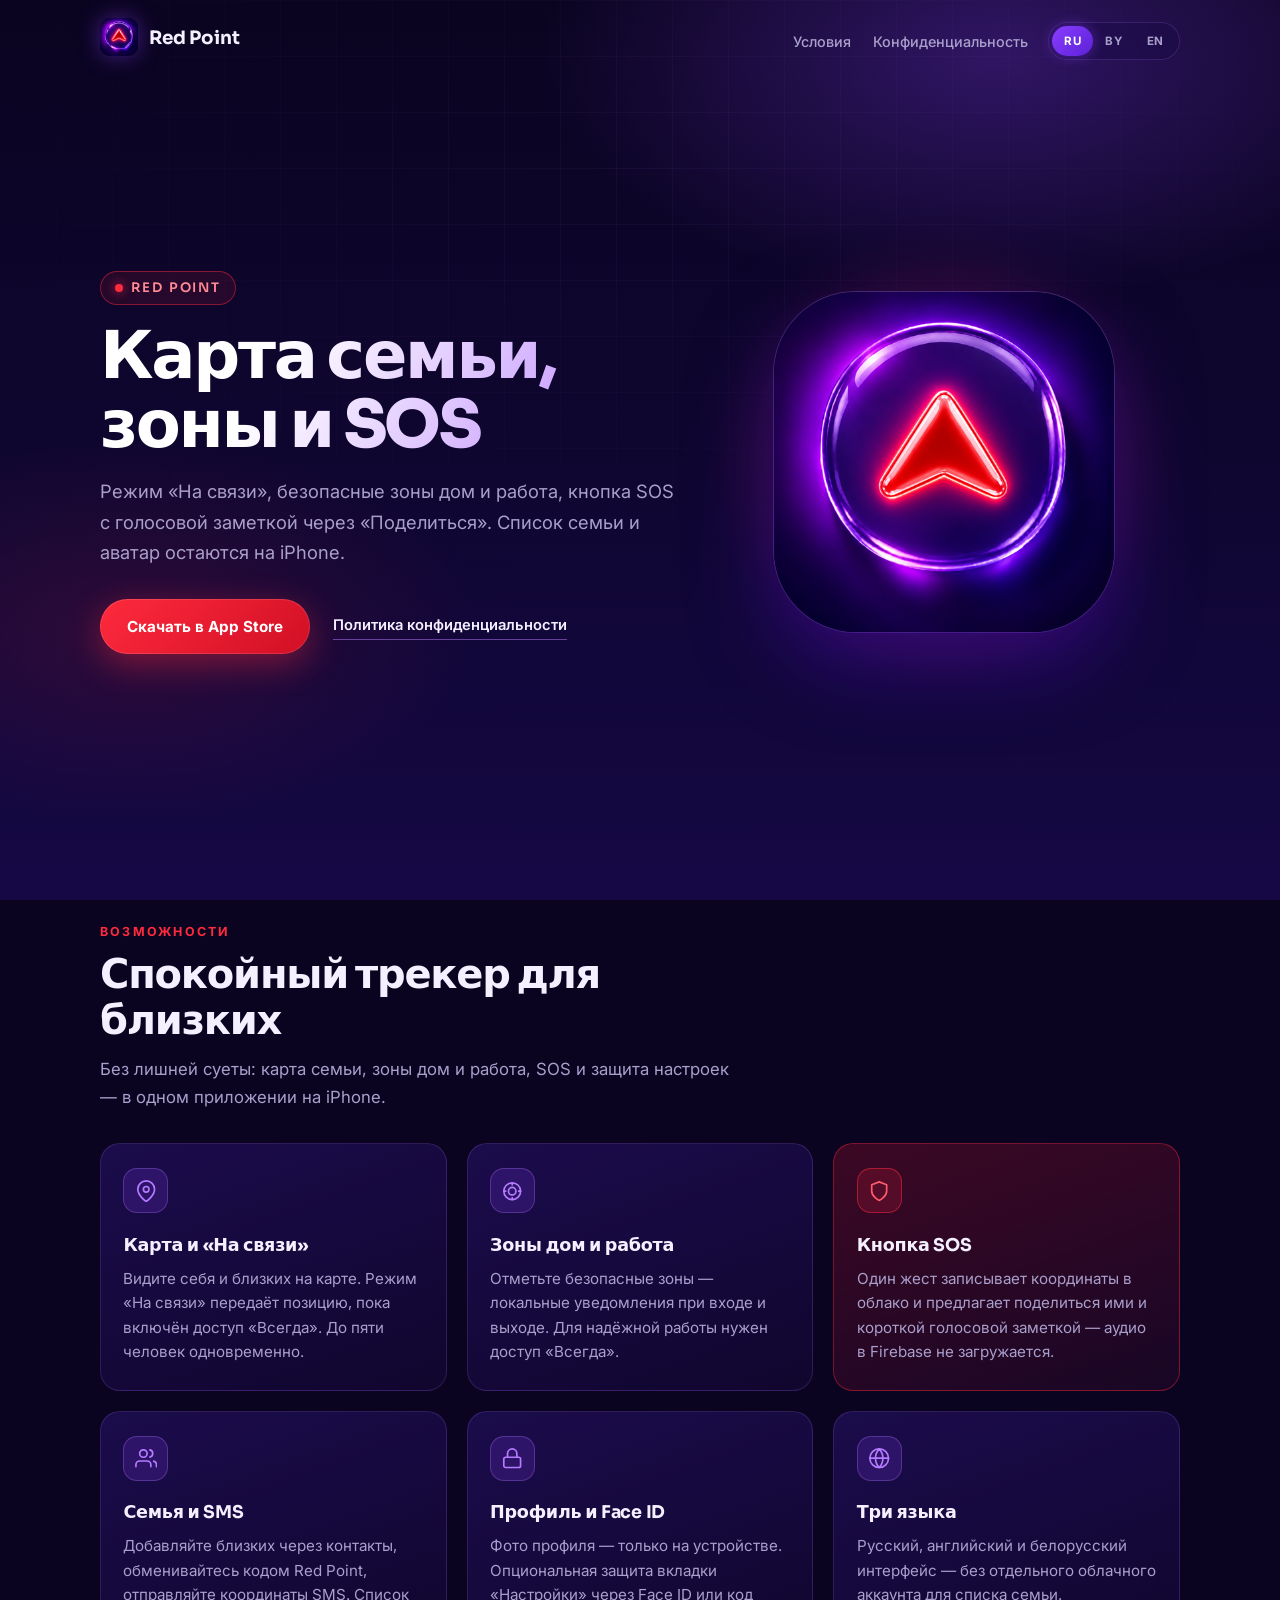
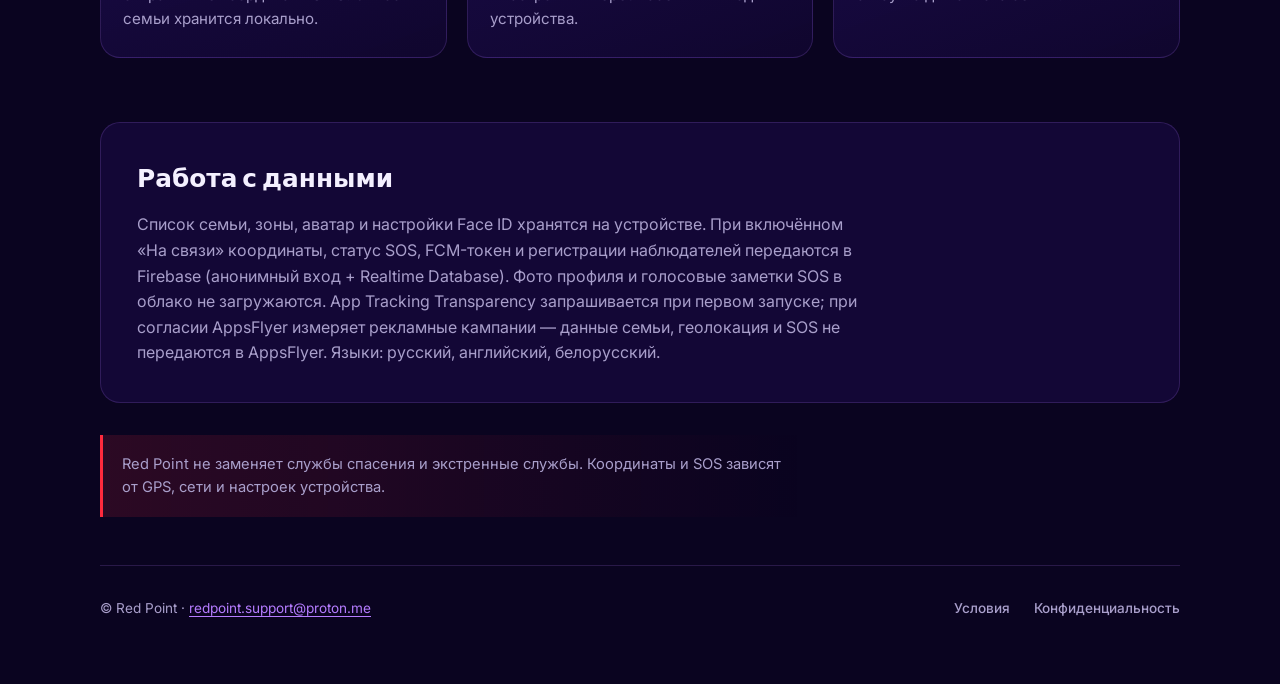
<file: index.html>
<!DOCTYPE html>
<html
  lang="ru"
  data-title-ru="Red Point — карта семьи, зоны и SOS"
  data-title-be="Red Point — мапа сям'і, зоны і SOS"
  data-title-en="Red Point — family map, zones &amp; SOS"
  data-desc-ru="Red Point: Family Tracker — карта близких, режим «На связи», зоны дом/работа, кнопка SOS. Список семьи и аватар на устройстве; координаты при «На связи» — в Firebase."
  data-desc-be="Red Point: Family Tracker — мапа блізкіх, рэжым «На сувязі», зоны дом/праца, кнопка SOS. Спіс сям'і і аватар на прыладзе; каардынаты пры «На сувязі» — у Firebase."
  data-desc-en="Red Point: Family Tracker — live family map, On Air sharing, home/work geofences, SOS. Family list and avatar stay on device; On Air coordinates go to Firebase."
>
  <head>
    <meta charset="utf-8" />
    <meta name="viewport" content="width=device-width, initial-scale=1" />
    <title>Red Point — карта семьи, зоны и SOS</title>
    <meta
      name="description"
      content="Red Point: Family Tracker — карта близких, режим «На связи», зоны дом/работа, кнопка SOS. Список семьи и аватар на устройстве; координаты при «На связи» — в Firebase."
    />
    <meta name="theme-color" content="#0a0420" />
    <link rel="icon" type="image/png" href="assets/favicon.png" />
    <link rel="apple-touch-icon" href="assets/apple-touch-icon.png" />
    <link rel="stylesheet" href="index.css" />
    <script src="lang.js" defer></script>
  </head>
  <body class="page-home">
    <div class="home-bg" aria-hidden="true"></div>

    <div class="home-shell">
      <header class="home-nav">
        <div class="home-logo">
          <a href="index.html">
            <img src="assets/app-icon.png" width="36" height="36" alt="" />
            <span>Red Point</span>
          </a>
        </div>
        <div class="home-nav-end">
          <nav
            class="home-nav-links"
            data-aria-ru="Юридическая информация"
            data-aria-be="Юрыдычная інфармацыя"
            data-aria-en="Legal information"
            aria-label="Юридическая информация"
          >
            <a href="terms.html"
              ><span class="lang-ru">Условия</span><span class="lang-be" hidden>Умовы</span
              ><span class="lang-en" hidden>Terms</span></a
            >
            <a href="privacy.html"
              ><span class="lang-ru">Конфиденциальность</span
              ><span class="lang-be" hidden>Канфідэнцыяльнасць</span
              ><span class="lang-en" hidden>Privacy</span></a
            >
          </nav>
          <div class="lang-switch" role="group" aria-label="Language">
            <button type="button" data-sp-lang-btn="ru" aria-pressed="true">RU</button>
            <button type="button" data-sp-lang-btn="be" aria-pressed="false">BY</button>
            <button type="button" data-sp-lang-btn="en" aria-pressed="false">EN</button>
          </div>
        </div>
      </header>

      <main>
        <!-- RU -->
        <div class="lang-ru">
          <section class="home-hero">
            <div class="home-hero-stage" aria-hidden="true">
              <img src="assets/app-icon.png" alt="" />
            </div>
            <div class="home-hero-copy">
              <p class="home-brand">Red Point</p>
              <h1>Карта семьи, зоны и SOS</h1>
              <p class="home-hero-lead">
                Режим «На связи», безопасные зоны дом и работа, кнопка SOS с голосовой заметкой
                через «Поделиться». Список семьи и аватар остаются на iPhone.
              </p>
              <div class="home-cta">
                <a class="btn-store" href="https://apps.apple.com/" rel="noopener">Скачать в App Store</a>
                <a class="btn-text" href="privacy.html">Политика конфиденциальности</a>
              </div>
            </div>
            <div class="home-hero-visual">
              <div class="home-hero-glow" aria-hidden="true"></div>
              <img
                class="home-app-icon"
                src="assets/app-icon.png"
                width="512"
                height="512"
                alt="Иконка приложения Red Point"
              />
            </div>
          </section>

          <section class="home-section">
            <div class="home-section-head">
              <p class="home-section-kicker">Возможности</p>
              <h2 class="home-section-title">Спокойный трекер для близких</h2>
              <p class="home-section-lead">
                Без лишней суеты: карта семьи, зоны дом и работа, SOS и защита настроек — в одном
                приложении на iPhone.
              </p>
            </div>
            <ul class="home-features">
              <li class="home-feature">
                <div class="home-feature-icon" aria-hidden="true">
                  <svg viewBox="0 0 24 24"
                    ><path d="M21 10c0 7-9 13-9 13S3 17 3 10a9 9 0 1118 0z" /><circle
                      cx="12"
                      cy="10"
                      r="3"
                  /></svg>
                </div>
                <h3>Карта и «На связи»</h3>
                <p>
                  Видите себя и близких на карте. Режим «На связи» передаёт позицию, пока включён
                  доступ «Всегда». До пяти человек одновременно.
                </p>
              </li>
              <li class="home-feature">
                <div class="home-feature-icon" aria-hidden="true">
                  <svg viewBox="0 0 24 24"
                    ><circle cx="12" cy="12" r="9" /><circle cx="12" cy="12" r="4" /><path
                      d="M12 3v2M12 19v2M3 12h2M19 12h2"
                  /></svg>
                </div>
                <h3>Зоны дом и работа</h3>
                <p>
                  Отметьте безопасные зоны — локальные уведомления при входе и выходе. Для надёжной
                  работы нужен доступ «Всегда».
                </p>
              </li>
              <li class="home-feature home-feature-sos">
                <div class="home-feature-icon" aria-hidden="true">
                  <svg viewBox="0 0 24 24"
                    ><path
                      d="M12 22s8-4 8-10V5l-8-3-8 3v7c0 6 8 10 8 10z"
                  /></svg>
                </div>
                <h3>Кнопка SOS</h3>
                <p>
                  Один жест записывает координаты в облако и предлагает поделиться ими и короткой
                  голосовой заметкой — аудио в Firebase не загружается.
                </p>
              </li>
              <li class="home-feature">
                <div class="home-feature-icon" aria-hidden="true">
                  <svg viewBox="0 0 24 24"
                    ><path
                      d="M17 21v-2a4 4 0 00-4-4H5a4 4 0 00-4 4v2"
                    /><circle cx="9" cy="7" r="4" /><path
                      d="M23 21v-2a4 4 0 00-3-3.87M16 3.13a4 4 0 010 7.75"
                  /></svg>
                </div>
                <h3>Семья и SMS</h3>
                <p>
                  Добавляйте близких через контакты, обменивайтесь кодом Red Point, отправляйте
                  координаты SMS. Список семьи хранится локально.
                </p>
              </li>
              <li class="home-feature">
                <div class="home-feature-icon" aria-hidden="true">
                  <svg viewBox="0 0 24 24"
                    ><rect x="3" y="11" width="18" height="11" rx="2" /><path
                      d="M7 11V7a5 5 0 0110 0v4"
                  /></svg>
                </div>
                <h3>Профиль и Face&nbsp;ID</h3>
                <p>
                  Фото профиля — только на устройстве. Опциональная защита вкладки «Настройки»
                  через Face&nbsp;ID или код устройства.
                </p>
              </li>
              <li class="home-feature">
                <div class="home-feature-icon" aria-hidden="true">
                  <svg viewBox="0 0 24 24"
                    ><circle cx="12" cy="12" r="10" /><path
                      d="M2 12h20M12 2a15.3 15.3 0 014 10 15.3 15.3 0 01-4 10 15.3 15.3 0 01-4-10 15.3 15.3 0 014-10z"
                  /></svg>
                </div>
                <h3>Три языка</h3>
                <p>
                  Русский, английский и белорусский интерфейс — без отдельного облачного аккаунта
                  для списка семьи.
                </p>
              </li>
            </ul>
          </section>

          <section class="home-data">
            <h2>Работа с данными</h2>
            <p>
              Список семьи, зоны, аватар и настройки Face&nbsp;ID хранятся на устройстве. При
              включённом «На связи» координаты, статус SOS, FCM-токен и регистрации наблюдателей
              передаются в Firebase (анонимный вход + Realtime Database). Фото профиля и голосовые
              заметки SOS в облако не загружаются. App Tracking Transparency запрашивается при
              первом запуске; при согласии AppsFlyer измеряет рекламные кампании — данные семьи,
              геолокация и SOS не передаются в AppsFlyer. Языки: русский, английский,
              белорусский.
            </p>
          </section>

          <p class="home-disclaimer">
            Red Point не заменяет службы спасения и экстренные службы. Координаты и SOS зависят от
            GPS, сети и настроек устройства.
          </p>
        </div>

        <!-- BE -->
        <div class="lang-be" hidden>
          <section class="home-hero">
            <div class="home-hero-stage" aria-hidden="true">
              <img src="assets/app-icon.png" alt="" />
            </div>
            <div class="home-hero-copy">
              <p class="home-brand">Red Point</p>
              <h1>Мапа сям'і, зоны і SOS</h1>
              <p class="home-hero-lead">
                Рэжым «На сувязі», бяспечныя зоны дом і праца, кнопка SOS з галасавой нататкай
                праз «Падзяліцца». Спіс сям'і і аватар застаюцца на iPhone.
              </p>
              <div class="home-cta">
                <a class="btn-store" href="https://apps.apple.com/" rel="noopener">Спампаваць у App Store</a>
                <a class="btn-text" href="privacy.html">Палітыка канфідэнцыйнасці</a>
              </div>
            </div>
            <div class="home-hero-visual">
              <div class="home-hero-glow" aria-hidden="true"></div>
              <img
                class="home-app-icon"
                src="assets/app-icon.png"
                width="512"
                height="512"
                alt="Значок праграмы Red Point"
              />
            </div>
          </section>

          <section class="home-section">
            <div class="home-section-head">
              <p class="home-section-kicker">Магчымасці</p>
              <h2 class="home-section-title">Спакойны трэкер для блізкіх</h2>
              <p class="home-section-lead">
                Без лішняй мітусні: мапа сям'і, зоны дом і праца, SOS і абарона наладаў — у адной
                праграме на iPhone.
              </p>
            </div>
            <ul class="home-features">
              <li class="home-feature">
                <div class="home-feature-icon" aria-hidden="true">
                  <svg viewBox="0 0 24 24"
                    ><path d="M21 10c0 7-9 13-9 13S3 17 3 10a9 9 0 1118 0z" /><circle
                      cx="12"
                      cy="10"
                      r="3"
                  /></svg>
                </div>
                <h3>Мапа і «На сувязі»</h3>
                <p>
                  Бачыце сябе і блізкіх на мапе. Рэжым «На сувязі» перадае пазіцыю пры доступе
                  «Заўсёды». Да пяці чалавек адначасова.
                </p>
              </li>
              <li class="home-feature">
                <div class="home-feature-icon" aria-hidden="true">
                  <svg viewBox="0 0 24 24"
                    ><circle cx="12" cy="12" r="9" /><circle cx="12" cy="12" r="4" /><path
                      d="M12 3v2M12 19v2M3 12h2M19 12h2"
                  /></svg>
                </div>
                <h3>Зоны дом і праца</h3>
                <p>
                  Адзначце бяспечныя зоны — лакальныя апавяшчэнні пры ўваходзе і выхадзе. Для
                  надзейнай працы патрэбны доступ «Заўсёды».
                </p>
              </li>
              <li class="home-feature home-feature-sos">
                <div class="home-feature-icon" aria-hidden="true">
                  <svg viewBox="0 0 24 24"
                    ><path
                      d="M12 22s8-4 8-10V5l-8-3-8 3v7c0 6 8 10 8 10z"
                  /></svg>
                </div>
                <h3>Кнопка SOS</h3>
                <p>
                  Адзін жэст запісвае каардынаты ў воблака і прапануе падзяліцца імі і кароткай
                  галасавой нататкай — аўдыё ў Firebase не загружаецца.
                </p>
              </li>
              <li class="home-feature">
                <div class="home-feature-icon" aria-hidden="true">
                  <svg viewBox="0 0 24 24"
                    ><path
                      d="M17 21v-2a4 4 0 00-4-4H5a4 4 0 00-4 4v2"
                    /><circle cx="9" cy="7" r="4" /><path
                      d="M23 21v-2a4 4 0 00-3-3.87M16 3.13a4 4 0 010 7.75"
                  /></svg>
                </div>
                <h3>Сям'я і SMS</h3>
                <p>
                  Дадавайце блізкіх праз кантакты, абменьвайцеся кодам Red Point, дасылайце
                  каардынаты SMS. Спіс сям'і захоўваецца лакальна.
                </p>
              </li>
              <li class="home-feature">
                <div class="home-feature-icon" aria-hidden="true">
                  <svg viewBox="0 0 24 24"
                    ><rect x="3" y="11" width="18" height="11" rx="2" /><path
                      d="M7 11V7a5 5 0 0110 0v4"
                  /></svg>
                </div>
                <h3>Профіль і Face&nbsp;ID</h3>
                <p>
                  Фота профілю — толькі на прыладзе. Апцыянальная абарона «Налад» праз
                  Face&nbsp;ID або код прылады.
                </p>
              </li>
              <li class="home-feature">
                <div class="home-feature-icon" aria-hidden="true">
                  <svg viewBox="0 0 24 24"
                    ><circle cx="12" cy="12" r="10" /><path
                      d="M2 12h20M12 2a15.3 15.3 0 014 10 15.3 15.3 0 01-4 10 15.3 15.3 0 01-4-10 15.3 15.3 0 014-10z"
                  /></svg>
                </div>
                <h3>Тры мовы</h3>
                <p>
                  Беларуская, руская і англійская — без асобнага воблачнага акаўнта для спісу
                  сям'і.
                </p>
              </li>
            </ul>
          </section>

          <section class="home-data">
            <h2>Праца з данымі</h2>
            <p>
              Спіс сям'і, зоны, аватар і налады Face&nbsp;ID захоўваюцца на прыладзе. Пры ўключаным
              «На сувязі» каардынаты, статус SOS і FCM-токены перадаюцца ў Firebase. Фота і
              галасавыя нататкі SOS у воблака не загружаюцца. ATT запытваецца пры першым запуску;
              пры згодзе AppsFlyer вымярвае рэкламныя кампаніі — даныя сям'і, геалакацыя і SOS не
              перадаюцца. Мовы: беларуская, руская, англійская.
            </p>
          </section>

          <p class="home-disclaimer">
            Red Point не замяняе службы ратавання. Каардынаты і SOS залежаць ад GPS, сеткі і
            наладаў прылады.
          </p>
        </div>

        <!-- EN -->
        <div class="lang-en" hidden>
          <section class="home-hero">
            <div class="home-hero-stage" aria-hidden="true">
              <img src="assets/app-icon.png" alt="" />
            </div>
            <div class="home-hero-copy">
              <p class="home-brand">Red Point</p>
              <h1>Family map, zones &amp; SOS</h1>
              <p class="home-hero-lead">
                On Air sharing, home and work geofences, an SOS button with a short voice note via
                Share. Your family list and avatar stay on the iPhone.
              </p>
              <div class="home-cta">
                <a class="btn-store" href="https://apps.apple.com/" rel="noopener">Get it on the App Store</a>
                <a class="btn-text" href="privacy.html">Privacy Policy</a>
              </div>
            </div>
            <div class="home-hero-visual">
              <div class="home-hero-glow" aria-hidden="true"></div>
              <img
                class="home-app-icon"
                src="assets/app-icon.png"
                width="512"
                height="512"
                alt="Red Point app icon"
              />
            </div>
          </section>

          <section class="home-section">
            <div class="home-section-head">
              <p class="home-section-kicker">Capabilities</p>
              <h2 class="home-section-title">A calm tracker for people you care about</h2>
              <p class="home-section-lead">
                No clutter: family map, home and work zones, SOS, and a Settings lock — in one app
                on iPhone.
              </p>
            </div>
            <ul class="home-features">
              <li class="home-feature">
                <div class="home-feature-icon" aria-hidden="true">
                  <svg viewBox="0 0 24 24"
                    ><path d="M21 10c0 7-9 13-9 13S3 17 3 10a9 9 0 1118 0z" /><circle
                      cx="12"
                      cy="10"
                      r="3"
                  /></svg>
                </div>
                <h3>Map &amp; On Air</h3>
                <p>
                  See yourself and family on the map. On Air shares your position while Always
                  location is granted. Up to five people at once.
                </p>
              </li>
              <li class="home-feature">
                <div class="home-feature-icon" aria-hidden="true">
                  <svg viewBox="0 0 24 24"
                    ><circle cx="12" cy="12" r="9" /><circle cx="12" cy="12" r="4" /><path
                      d="M12 3v2M12 19v2M3 12h2M19 12h2"
                  /></svg>
                </div>
                <h3>Home &amp; work zones</h3>
                <p>
                  Mark safe zones for local enter/exit alerts. Always location access is required
                  for reliable monitoring.
                </p>
              </li>
              <li class="home-feature home-feature-sos">
                <div class="home-feature-icon" aria-hidden="true">
                  <svg viewBox="0 0 24 24"
                    ><path
                      d="M12 22s8-4 8-10V5l-8-3-8 3v7c0 6 8 10 8 10z"
                  /></svg>
                </div>
                <h3>SOS button</h3>
                <p>
                  One gesture writes coordinates to the cloud and offers Share with a short voice
                  note — audio is never uploaded to Firebase.
                </p>
              </li>
              <li class="home-feature">
                <div class="home-feature-icon" aria-hidden="true">
                  <svg viewBox="0 0 24 24"
                    ><path
                      d="M17 21v-2a4 4 0 00-4-4H5a4 4 0 00-4 4v2"
                    /><circle cx="9" cy="7" r="4" /><path
                      d="M23 21v-2a4 4 0 00-3-3.87M16 3.13a4 4 0 010 7.75"
                  /></svg>
                </div>
                <h3>Family &amp; SMS</h3>
                <p>
                  Add people via Contacts, exchange Red Point codes, send coordinates by SMS. The
                  family list stays local.
                </p>
              </li>
              <li class="home-feature">
                <div class="home-feature-icon" aria-hidden="true">
                  <svg viewBox="0 0 24 24"
                    ><rect x="3" y="11" width="18" height="11" rx="2" /><path
                      d="M7 11V7a5 5 0 0110 0v4"
                  /></svg>
                </div>
                <h3>Profile &amp; Face&nbsp;ID</h3>
                <p>
                  Profile photos stay on device. Optionally lock Settings with Face&nbsp;ID or the
                  device passcode.
                </p>
              </li>
              <li class="home-feature">
                <div class="home-feature-icon" aria-hidden="true">
                  <svg viewBox="0 0 24 24"
                    ><circle cx="12" cy="12" r="10" /><path
                      d="M2 12h20M12 2a15.3 15.3 0 014 10 15.3 15.3 0 01-4 10 15.3 15.3 0 01-4-10 15.3 15.3 0 014-10z"
                  /></svg>
                </div>
                <h3>Three languages</h3>
                <p>
                  Russian, English, and Belarusian UI — no separate cloud account for your family
                  list.
                </p>
              </li>
            </ul>
          </section>

          <section class="home-data">
            <h2>Data practice</h2>
            <p>
              Family list, zones, avatar, and Face&nbsp;ID settings stay on device. With On Air on,
              coordinates, SOS status, FCM tokens, and watcher registrations go to Firebase
              (Anonymous Auth + Realtime Database). Profile photos and SOS voice notes are not
              uploaded. App Tracking Transparency is requested on the first launch; if you consent,
              AppsFlyer measures install campaigns — family list, location, and SOS data are not
              sent to AppsFlyer. Languages: English, Russian, Belarusian.
            </p>
          </section>

          <p class="home-disclaimer">
            Red Point does not replace emergency services. Coordinates and SOS depend on GPS,
            network, and device settings.
          </p>
        </div>
      </main>

      <footer class="home-footer">
        <p class="lang-ru">
          © Red Point · <a href="mailto:redpoint.support@proton.me">redpoint.support@proton.me</a>
        </p>
        <p class="lang-be" hidden>
          © Red Point · <a href="mailto:redpoint.support@proton.me">redpoint.support@proton.me</a>
        </p>
        <p class="lang-en" hidden>
          © Red Point · <a href="mailto:redpoint.support@proton.me">redpoint.support@proton.me</a>
        </p>
        <nav
          data-aria-ru="Нижняя навигация"
          data-aria-be="Ніжняя навігацыя"
          data-aria-en="Footer navigation"
          aria-label="Нижняя навигация"
        >
          <a href="terms.html"
            ><span class="lang-ru">Условия</span><span class="lang-be" hidden>Умовы</span
            ><span class="lang-en" hidden>Terms</span></a
          >
          <a href="privacy.html"
            ><span class="lang-ru">Конфиденциальность</span
            ><span class="lang-be" hidden>Канфідэнцыяльнасць</span
            ><span class="lang-en" hidden>Privacy</span></a
          >
        </nav>
      </footer>
    </div>
  </body>
</html>
</file>
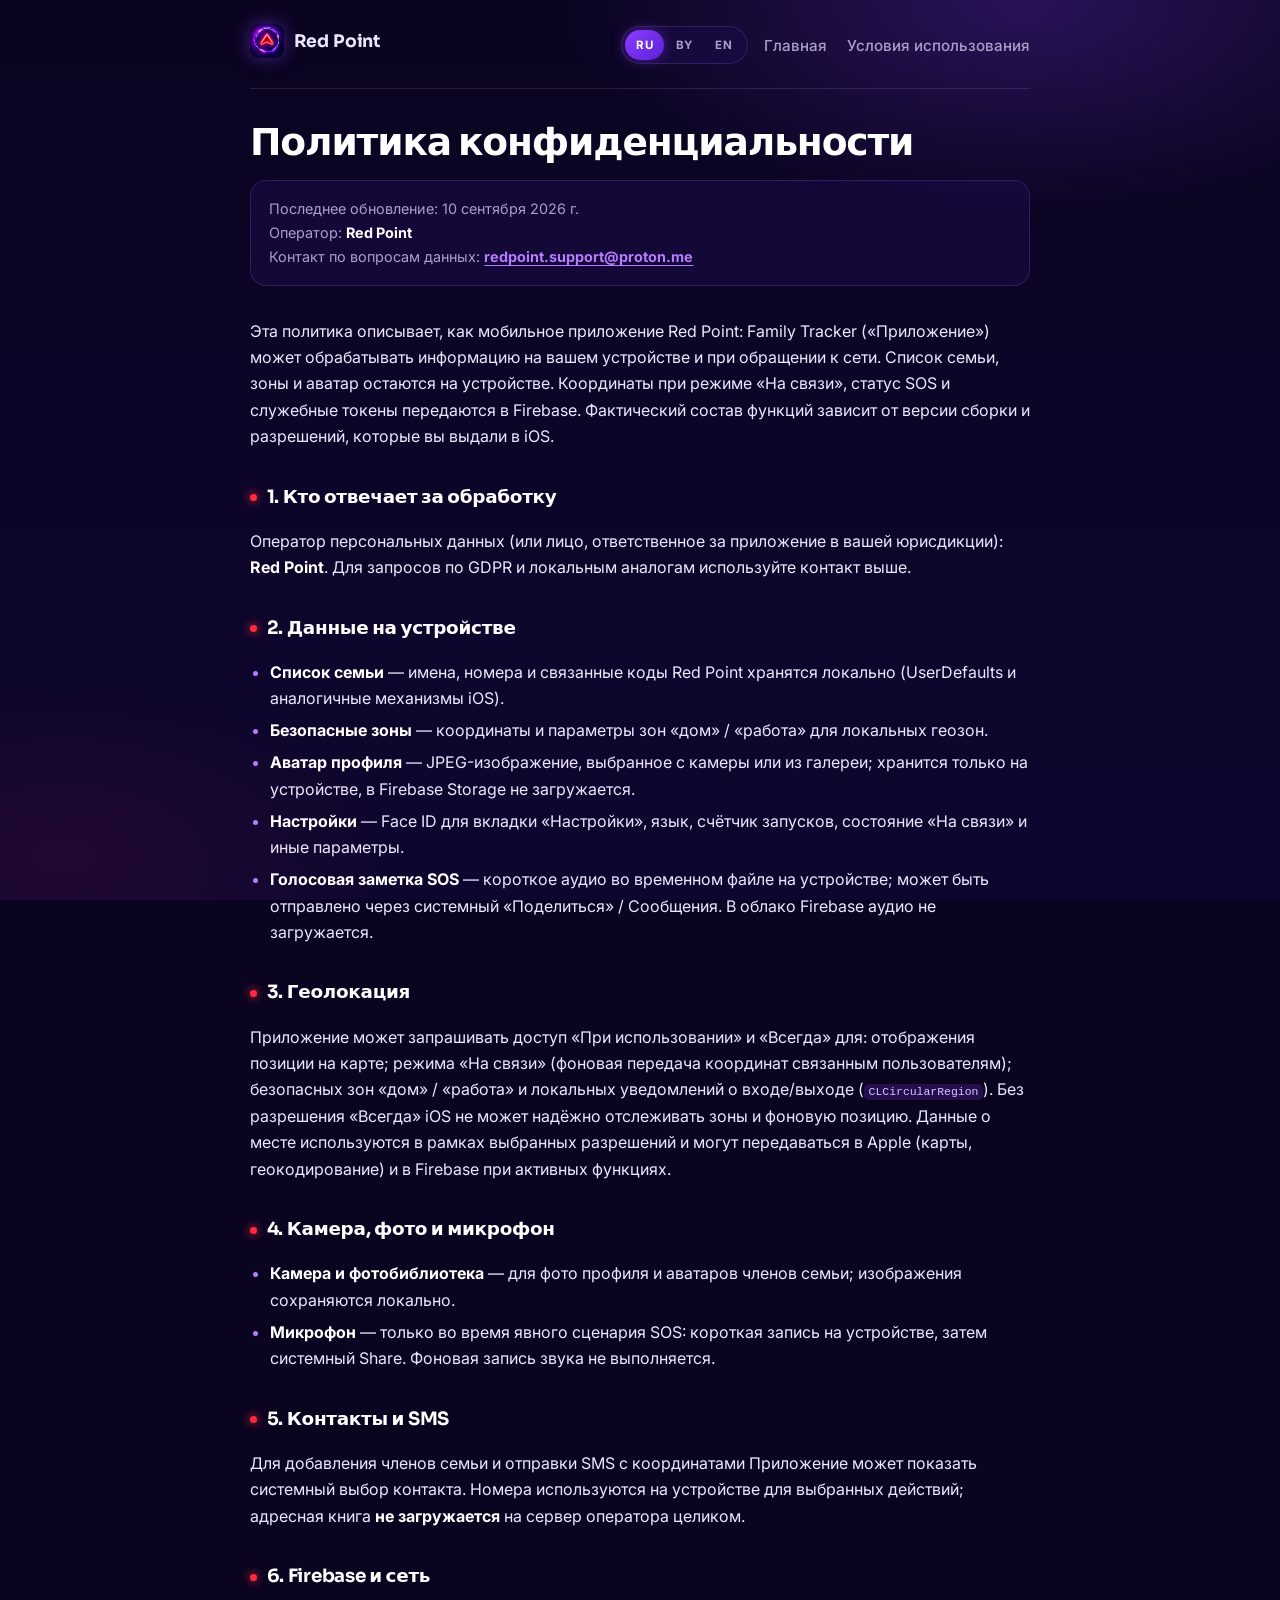
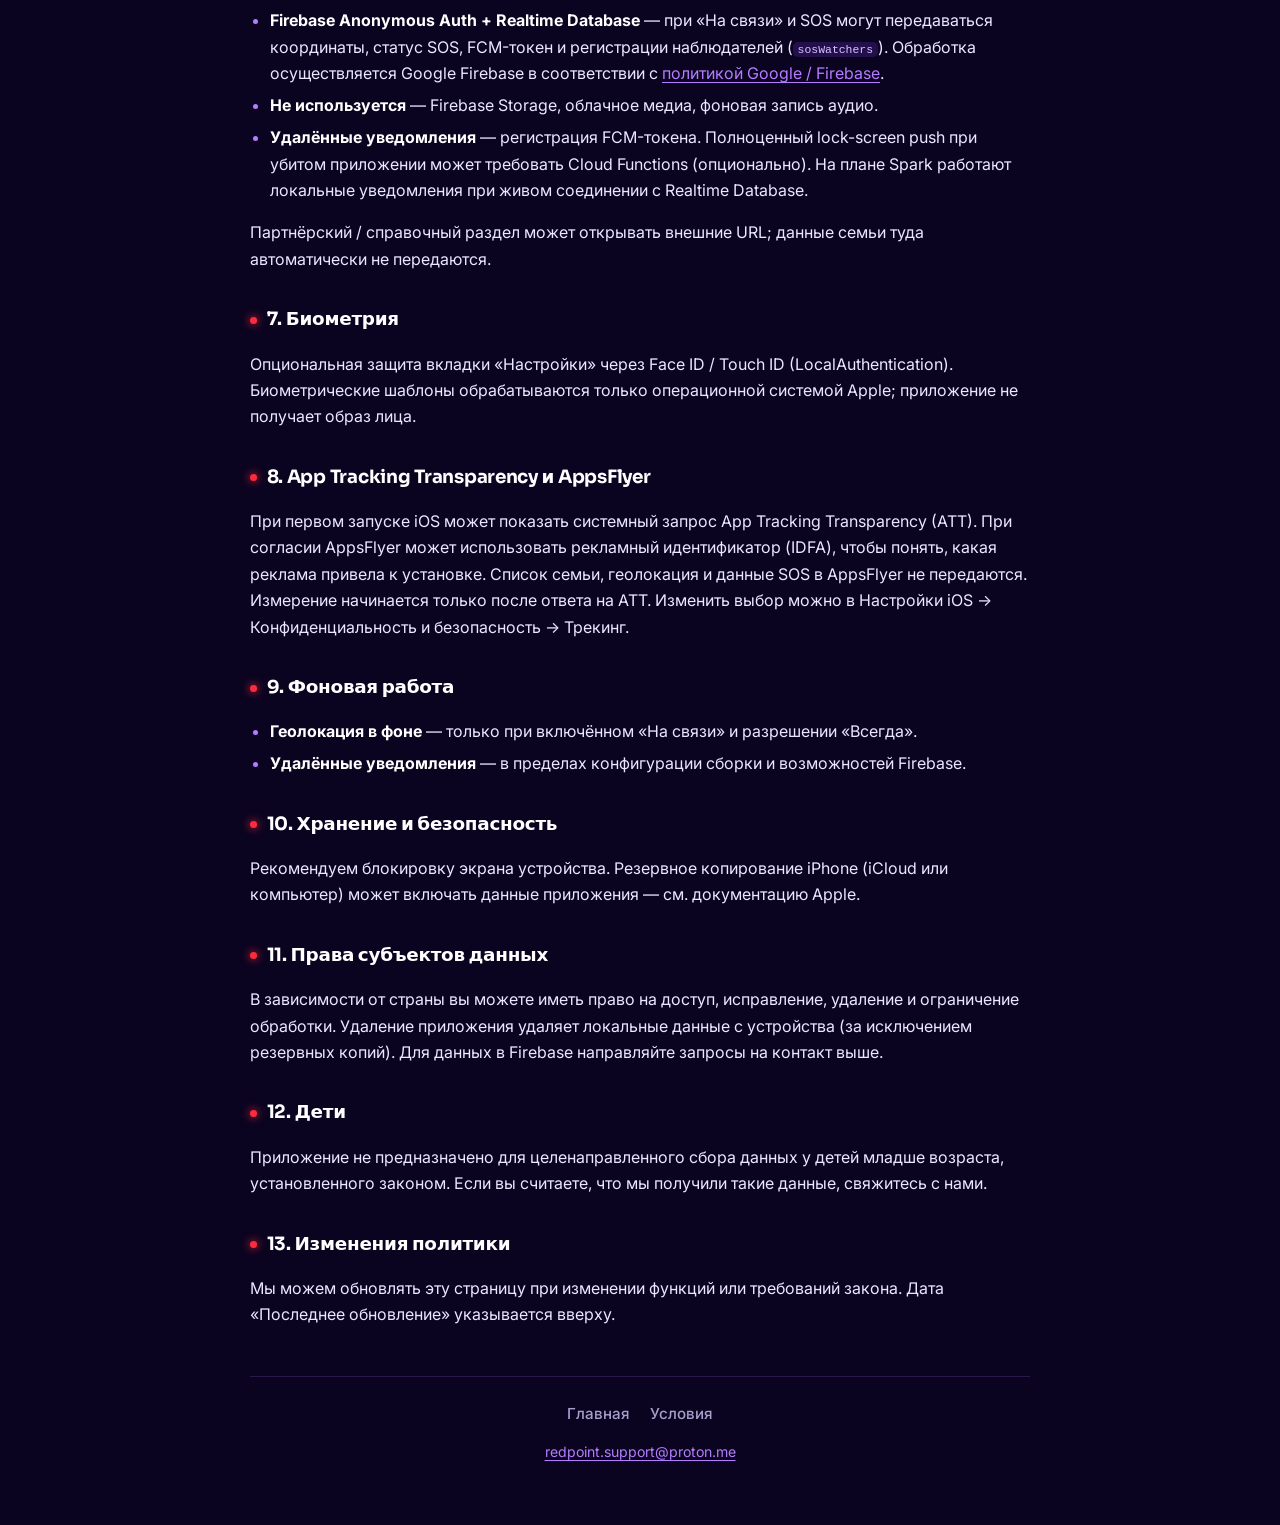
<file: privacy.html>
<!DOCTYPE html>
<html
  lang="ru"
  data-title-ru="Политика конфиденциальности — Red Point"
  data-title-be="Палітыка канфідэнцыйнасці — Red Point"
  data-title-en="Privacy Policy — Red Point"
>
  <head>
    <meta charset="utf-8" />
    <meta name="viewport" content="width=device-width, initial-scale=1" />
    <meta name="theme-color" content="#0a0420" />
    <title>Политика конфиденциальности — Red Point</title>
    <link rel="icon" type="image/png" href="assets/favicon.png" />
    <link rel="apple-touch-icon" href="assets/apple-touch-icon.png" />
    <link rel="stylesheet" href="styles.css" />
    <script src="lang.js" defer></script>
  </head>
  <body>
    <div class="wrap legal-page">
      <header class="site-header">
        <div class="logo">
          <a href="index.html"
            ><img src="assets/app-icon.png" width="32" height="32" alt="" />
            <span>Red Point</span></a
          >
        </div>
        <div class="header-tools">
          <div class="lang-switch" role="group" aria-label="Language">
            <button type="button" data-sp-lang-btn="ru" aria-pressed="true">RU</button>
            <button type="button" data-sp-lang-btn="be" aria-pressed="false">BY</button>
            <button type="button" data-sp-lang-btn="en" aria-pressed="false">EN</button>
          </div>
          <nav
            class="nav-inline"
            data-aria-ru="Навигация по сайту"
            data-aria-be="Навігацыя па сайце"
            data-aria-en="Site navigation"
            aria-label="Навигация по сайту"
          >
            <a href="index.html"
              ><span class="lang-ru">Главная</span><span class="lang-be" hidden>Галоўная</span
              ><span class="lang-en" hidden>Home</span></a
            >
            <a href="terms.html"
              ><span class="lang-ru">Условия использования</span
              ><span class="lang-be" hidden>Умовы выкарыстання</span
              ><span class="lang-en" hidden>Terms of Use</span></a
            >
          </nav>
        </div>
      </header>

      <main>
        <div class="lang-ru">
          <h1>Политика конфиденциальности</h1>
          <p class="meta">
            Последнее обновление: 10 сентября 2026 г.<br />
            Оператор: <strong>Red Point</strong><br />
            Контакт по вопросам данных:
            <strong><a href="mailto:redpoint.support@proton.me">redpoint.support@proton.me</a></strong>
          </p>

          <p>
            Эта политика описывает, как мобильное приложение Red Point: Family Tracker («Приложение»)
            может обрабатывать информацию на вашем устройстве и при обращении к сети. Список семьи,
            зоны и аватар остаются на устройстве. Координаты при режиме «На связи», статус SOS и
            служебные токены передаются в Firebase. Фактический состав функций зависит от версии
            сборки и разрешений, которые вы выдали в iOS.
          </p>

          <h2>1. Кто отвечает за обработку</h2>
          <p>
            Оператор персональных данных (или лицо, ответственное за приложение в вашей
            юрисдикции): <strong>Red Point</strong>. Для запросов по GDPR и локальным аналогам
            используйте контакт выше.
          </p>

          <h2>2. Данные на устройстве</h2>
          <ul>
            <li>
              <strong>Список семьи</strong> — имена, номера и связанные коды Red Point хранятся
              локально (UserDefaults и аналогичные механизмы iOS).
            </li>
            <li>
              <strong>Безопасные зоны</strong> — координаты и параметры зон «дом» / «работа» для
              локальных геозон.
            </li>
            <li>
              <strong>Аватар профиля</strong> — JPEG-изображение, выбранное с камеры или из
              галереи; хранится только на устройстве, в Firebase Storage не загружается.
            </li>
            <li>
              <strong>Настройки</strong> — Face&nbsp;ID для вкладки «Настройки», язык, счётчик
              запусков, состояние «На связи» и иные параметры.
            </li>
            <li>
              <strong>Голосовая заметка SOS</strong> — короткое аудио во временном файле на
              устройстве; может быть отправлено через системный «Поделиться» / Сообщения. В облако
              Firebase аудио не загружается.
            </li>
          </ul>

          <h2>3. Геолокация</h2>
          <p>
            Приложение может запрашивать доступ «При использовании» и «Всегда» для: отображения
            позиции на карте; режима «На связи» (фоновая передача координат связанным пользователям);
            безопасных зон «дом» / «работа» и локальных уведомлений о входе/выходе
            (<code>CLCircularRegion</code>). Без разрешения «Всегда» iOS не может надёжно
            отслеживать зоны и фоновую позицию. Данные о месте используются в рамках выбранных
            разрешений и могут передаваться в Apple (карты, геокодирование) и в Firebase при
            активных функциях.
          </p>

          <h2>4. Камера, фото и микрофон</h2>
          <ul>
            <li>
              <strong>Камера и фотобиблиотека</strong> — для фото профиля и аватаров членов семьи;
              изображения сохраняются локально.
            </li>
            <li>
              <strong>Микрофон</strong> — только во время явного сценария SOS: короткая запись на
              устройстве, затем системный Share. Фоновая запись звука не выполняется.
            </li>
          </ul>

          <h2>5. Контакты и SMS</h2>
          <p>
            Для добавления членов семьи и отправки SMS с координатами Приложение может показать
            системный выбор контакта. Номера используются на устройстве для выбранных действий;
            адресная книга <strong>не загружается</strong> на сервер оператора целиком.
          </p>

          <h2>6. Firebase и сеть</h2>
          <ul>
            <li>
              <strong>Firebase Anonymous Auth + Realtime Database</strong> — при «На связи» и SOS
              могут передаваться координаты, статус SOS, FCM-токен и регистрации наблюдателей
              (<code>sosWatchers</code>). Обработка осуществляется Google Firebase в соответствии с
              <a href="https://firebase.google.com/support/privacy" rel="noopener">политикой Google / Firebase</a>.
            </li>
            <li>
              <strong>Не используется</strong> — Firebase Storage, облачное медиа, фоновая запись
              аудио.
            </li>
            <li>
              <strong>Удалённые уведомления</strong> — регистрация FCM-токена. Полноценный
              lock-screen push при убитом приложении может требовать Cloud Functions (опционально).
              На плане Spark работают локальные уведомления при живом соединении с Realtime Database.
            </li>
          </ul>
          <p>
            Партнёрский / справочный раздел может открывать внешние URL; данные семьи туда
            автоматически не передаются.
          </p>

          <h2>7. Биометрия</h2>
          <p>
            Опциональная защита вкладки «Настройки» через Face&nbsp;ID / Touch&nbsp;ID
            (LocalAuthentication). Биометрические шаблоны обрабатываются только операционной
            системой Apple; приложение не получает образ лица.
          </p>

          <h2>8. App Tracking Transparency и AppsFlyer</h2>
          <p>
            При первом запуске iOS может показать системный запрос App Tracking Transparency (ATT).
            При согласии AppsFlyer может использовать рекламный идентификатор (IDFA), чтобы понять,
            какая реклама привела к установке. Список семьи, геолокация и данные SOS в AppsFlyer не
            передаются. Измерение начинается только после ответа на ATT. Изменить выбор можно в
            Настройки iOS → Конфиденциальность и безопасность → Трекинг.
          </p>

          <h2>9. Фоновая работа</h2>
          <ul>
            <li>
              <strong>Геолокация в фоне</strong> — только при включённом «На связи» и разрешении
              «Всегда».
            </li>
            <li>
              <strong>Удалённые уведомления</strong> — в пределах конфигурации сборки и возможностей
              Firebase.
            </li>
          </ul>

          <h2>10. Хранение и безопасность</h2>
          <p>
            Рекомендуем блокировку экрана устройства. Резервное копирование iPhone (iCloud или
            компьютер) может включать данные приложения — см. документацию Apple.
          </p>

          <h2>11. Права субъектов данных</h2>
          <p>
            В зависимости от страны вы можете иметь право на доступ, исправление, удаление и
            ограничение обработки. Удаление приложения удаляет локальные данные с устройства (за
            исключением резервных копий). Для данных в Firebase направляйте запросы на контакт
            выше.
          </p>

          <h2>12. Дети</h2>
          <p>
            Приложение не предназначено для целенаправленного сбора данных у детей младше возраста,
            установленного законом. Если вы считаете, что мы получили такие данные, свяжитесь с
            нами.
          </p>

          <h2>13. Изменения политики</h2>
          <p>
            Мы можем обновлять эту страницу при изменении функций или требований закона. Дата
            «Последнее обновление» указывается вверху.
          </p>
        </div>

        <div class="lang-be" hidden>
          <h1>Палітыка канфідэнцыйнасці</h1>
          <p class="meta">
            Апошняе абнаўленне: 10 верасня 2026 г.<br />
            Аператар: <strong>Red Point</strong><br />
            Кантакт па пытаннях даных:
            <strong><a href="mailto:redpoint.support@proton.me">redpoint.support@proton.me</a></strong>
          </p>
          <p>
            Гэта палітыка апісвае, як мабільная праграма Red Point: Family Tracker («Праграма»)
            можа апрацоўваць інфармацыю на вашай прыладзе і пры звароце да сеткі. Спіс сям'і, зоны
            і аватар застаюцца на прыладзе. Каардынаты пры рэжыме «На сувязі», статус SOS і
            службовыя токены перадаюцца ў Firebase.
          </p>
          <h2>1. Хто адказвае за апрацоўку</h2>
          <p>
            Аператар: <strong>Red Point</strong>. Для запытаў па GDPR выкарыстоўвайце кантакт вышэй.
          </p>
          <h2>2. Даныя на прыладзе</h2>
          <ul>
            <li><strong>Спіс сям'і</strong> — імёны, нумары і коды Red Point лакальна.</li>
            <li><strong>Бяспечныя зоны</strong> — каардынаты зон «дом» / «праца».</li>
            <li><strong>Аватар</strong> — толькі на прыладзе, не ў Firebase Storage.</li>
            <li><strong>Галасавая нататка SOS</strong> — часовы файл; у воблака не загружаецца.</li>
          </ul>
          <h2>3. Геалакацыя</h2>
          <p>
            Для карты, рэжыму «На сувязі» і геазон «дом» / «праца». Доступ «Заўсёды» патрэбны для
            фонавай пазіцыі і надзейнага маніторынгу зон.
          </p>
          <h2>4. Камера, фота і мікрафон</h2>
          <ul>
            <li><strong>Камера і фотатэка</strong> — для фота профілю; лакальна.</li>
            <li><strong>Мікрафон</strong> — толькі пры яўным SOS; фонавы запіс не вядзецца.</li>
          </ul>
          <h2>5. Кантакты і SMS</h2>
          <p>
            Для дадання членаў сям'і і SMS з каардынатамі. Адрасная кніга не загружаецца на сервер
            аператара цалкам.
          </p>
          <h2>6. Firebase і сетка</h2>
          <p>
            Anonymous Auth + Realtime Database для каардынат, SOS і FCM. Firebase Storage і
            воблачнае медыя не выкарыстоўваюцца. Гл. палітыку Google / Firebase.
          </p>
          <h2>7. Біяметрыя</h2>
          <p>Апцыянальная абарона «Налад» праз Face&nbsp;ID; шаблоны апрацоўвае толькі iOS.</p>
          <h2>8. ATT і AppsFlyer</h2>
          <p>
            Запыт ATT пры першым запуску. Пры згодзе AppsFlyer можа выкарыстоўваць IDFA для
            маркетынгавых вымярэнняў. Спіс сям'і, геалакацыя і SOS у AppsFlyer не перадаюцца.
          </p>
          <h2>9. Фонавая праца</h2>
          <p>Геалакацыя ў фоне — толькі пры «На сувязі» і доступе «Заўсёды».</p>
          <h2>10. Захоўванне і бяспека</h2>
          <p>Рэкамендуем блакіроўку экрана. Рэзервовае капіраванне можа ўключаць даныя праграмы.</p>
          <h2>11. Правы суб'ектаў даных</h2>
          <p>Вы можаце мець права на доступ, выпраўленне і выдаленне. Пішыце на кантакт вышэй.</p>
          <h2>12. Дзеці</h2>
          <p>Праграма не прызначана для свавольнага збору даных у дзяцей маладзей законнага ўзросту.</p>
          <h2>13. Змены палітыкі</h2>
          <p>Мы можам абнаўляць гэту старонку; дата «Апошняе абнаўленне» ўверсе.</p>
        </div>

        <div class="lang-en" hidden>
          <h1>Privacy Policy</h1>
          <p class="meta">
            Last updated: September 10, 2026<br />
            Operator: <strong>Red Point</strong><br />
            Data inquiries:
            <strong><a href="mailto:redpoint.support@proton.me">redpoint.support@proton.me</a></strong>
          </p>

          <p>
            This policy describes how the Red Point: Family Tracker mobile app (the “App”) may
            process information on your device and over the network. Your family list, zones, and
            avatar remain on the device. Coordinates while On Air is enabled, SOS status, and
            service tokens are sent to Firebase. The exact feature set depends on your build and iOS
            permissions.
          </p>

          <h2>1. Who is responsible</h2>
          <p>
            The data controller (or entity responsible for the App in your jurisdiction):
            <strong>Red Point</strong>. For GDPR or local-equivalent requests, use the contact
            above.
          </p>

          <h2>2. On-device data</h2>
          <ul>
            <li>
              <strong>Family list</strong> — names, numbers, and Red Point codes stored locally
              (UserDefaults and similar iOS mechanisms).
            </li>
            <li>
              <strong>Safe zones</strong> — home / work coordinates and parameters for local
              geofences.
            </li>
            <li>
              <strong>Profile avatar</strong> — JPEG from Camera or Photos; stored only on device,
              never uploaded to Firebase Storage.
            </li>
            <li>
              <strong>Settings</strong> — Face&nbsp;ID for Settings, language, launch count, On Air
              state, and related preferences.
            </li>
            <li>
              <strong>SOS voice note</strong> — short audio in a temporary file; may be sent via the
              system Share sheet / Messages. Audio is never uploaded to Firebase.
            </li>
          </ul>

          <h2>3. Location</h2>
          <p>
            The App may request When-In-Use and Always access to: show your position on the map;
            support On Air (background location sharing with linked users); home / work geofences
            and local enter/exit alerts (<code>CLCircularRegion</code>). Without Always, iOS cannot
            reliably monitor regions or background position. Location is used within your
            permissions and may be sent to Apple (Maps, geocoding) and to Firebase when those
            features run.
          </p>

          <h2>4. Camera, photos, and microphone</h2>
          <ul>
            <li>
              <strong>Camera and photo library</strong> — for profile and family avatars; images
              stay local.
            </li>
            <li>
              <strong>Microphone</strong> — only during an explicit SOS flow: short on-device
              recording, then system Share. No background audio recording.
            </li>
          </ul>

          <h2>5. Contacts and SMS</h2>
          <p>
            To add family members and send SMS with coordinates, the App may present the system
            contact picker. Numbers are used on device for the actions you choose; your address book
            is <strong>not uploaded</strong> in full to the operator’s servers.
          </p>

          <h2>6. Firebase and network</h2>
          <ul>
            <li>
              <strong>Firebase Anonymous Auth + Realtime Database</strong> — with On Air and SOS,
              coordinates, SOS status, FCM tokens, and watcher registrations
              (<code>sosWatchers</code>) may be transmitted. Processed by Google Firebase under the
              <a href="https://firebase.google.com/support/privacy" rel="noopener">Google / Firebase privacy policy</a>.
            </li>
            <li>
              <strong>Not used</strong> — Firebase Storage, cloud media, background audio capture.
            </li>
            <li>
              <strong>Remote notifications</strong> — FCM token registration. Full lock-screen push
              when the app is killed may require optional Cloud Functions. On Spark, local
              notifications work while connected to Realtime Database.
            </li>
          </ul>
          <p>
            Partner / help content may open external URLs; family data is not sent there
            automatically.
          </p>

          <h2>7. Biometrics</h2>
          <p>
            Optional Settings lock via Face&nbsp;ID / Touch&nbsp;ID (LocalAuthentication). Biometric
            templates are handled only by Apple’s OS.
          </p>

          <h2>8. App Tracking Transparency and AppsFlyer</h2>
          <p>
            On the first launch, iOS may show the App Tracking Transparency (ATT) prompt. If you
            consent, AppsFlyer may use the advertising identifier (IDFA) to measure which campaigns
            led to installs. Your family list, location, and SOS data are not sent to AppsFlyer.
            Measurement starts only after you answer ATT. Change your choice in iOS Settings →
            Privacy &amp; Security → Tracking.
          </p>

          <h2>9. Background operation</h2>
          <ul>
            <li>
              <strong>Background location</strong> — only while On Air is on and Always is granted.
            </li>
            <li>
              <strong>Remote notifications</strong> — within your build configuration and Firebase
              capabilities.
            </li>
          </ul>

          <h2>10. Retention and security</h2>
          <p>
            Use a device passcode. iCloud or computer backups may include app data — see Apple’s
            documentation.
          </p>

          <h2>11. Your rights</h2>
          <p>
            Depending on your country, you may have rights to access, correct, delete, or restrict
            processing. Deleting the App removes local data (except backups). For Firebase data,
            contact us at the address above.
          </p>

          <h2>12. Children</h2>
          <p>
            The App is not directed at knowingly collecting data from children below the legally
            required age. Contact us if you believe we received such data.
          </p>

          <h2>13. Policy changes</h2>
          <p>
            We may update this page when features or legal requirements change. The “Last updated”
            date appears at the top.
          </p>
        </div>
      </main>

      <footer class="site-footer">
        <nav
          class="nav-inline"
          data-aria-ru="Нижняя навигация"
          data-aria-be="Ніжняя навігацыя"
          data-aria-en="Footer navigation"
          aria-label="Нижняя навигация"
        >
          <a href="index.html"
            ><span class="lang-ru">Главная</span><span class="lang-be" hidden>Галоўная</span
            ><span class="lang-en" hidden>Home</span></a
          >
          <a href="terms.html"
            ><span class="lang-ru">Условия</span><span class="lang-be" hidden>Умовы</span
            ><span class="lang-en" hidden>Terms</span></a
          >
        </nav>
        <p><a href="mailto:redpoint.support@proton.me">redpoint.support@proton.me</a></p>
      </footer>
    </div>
  </body>
</html>
</file>
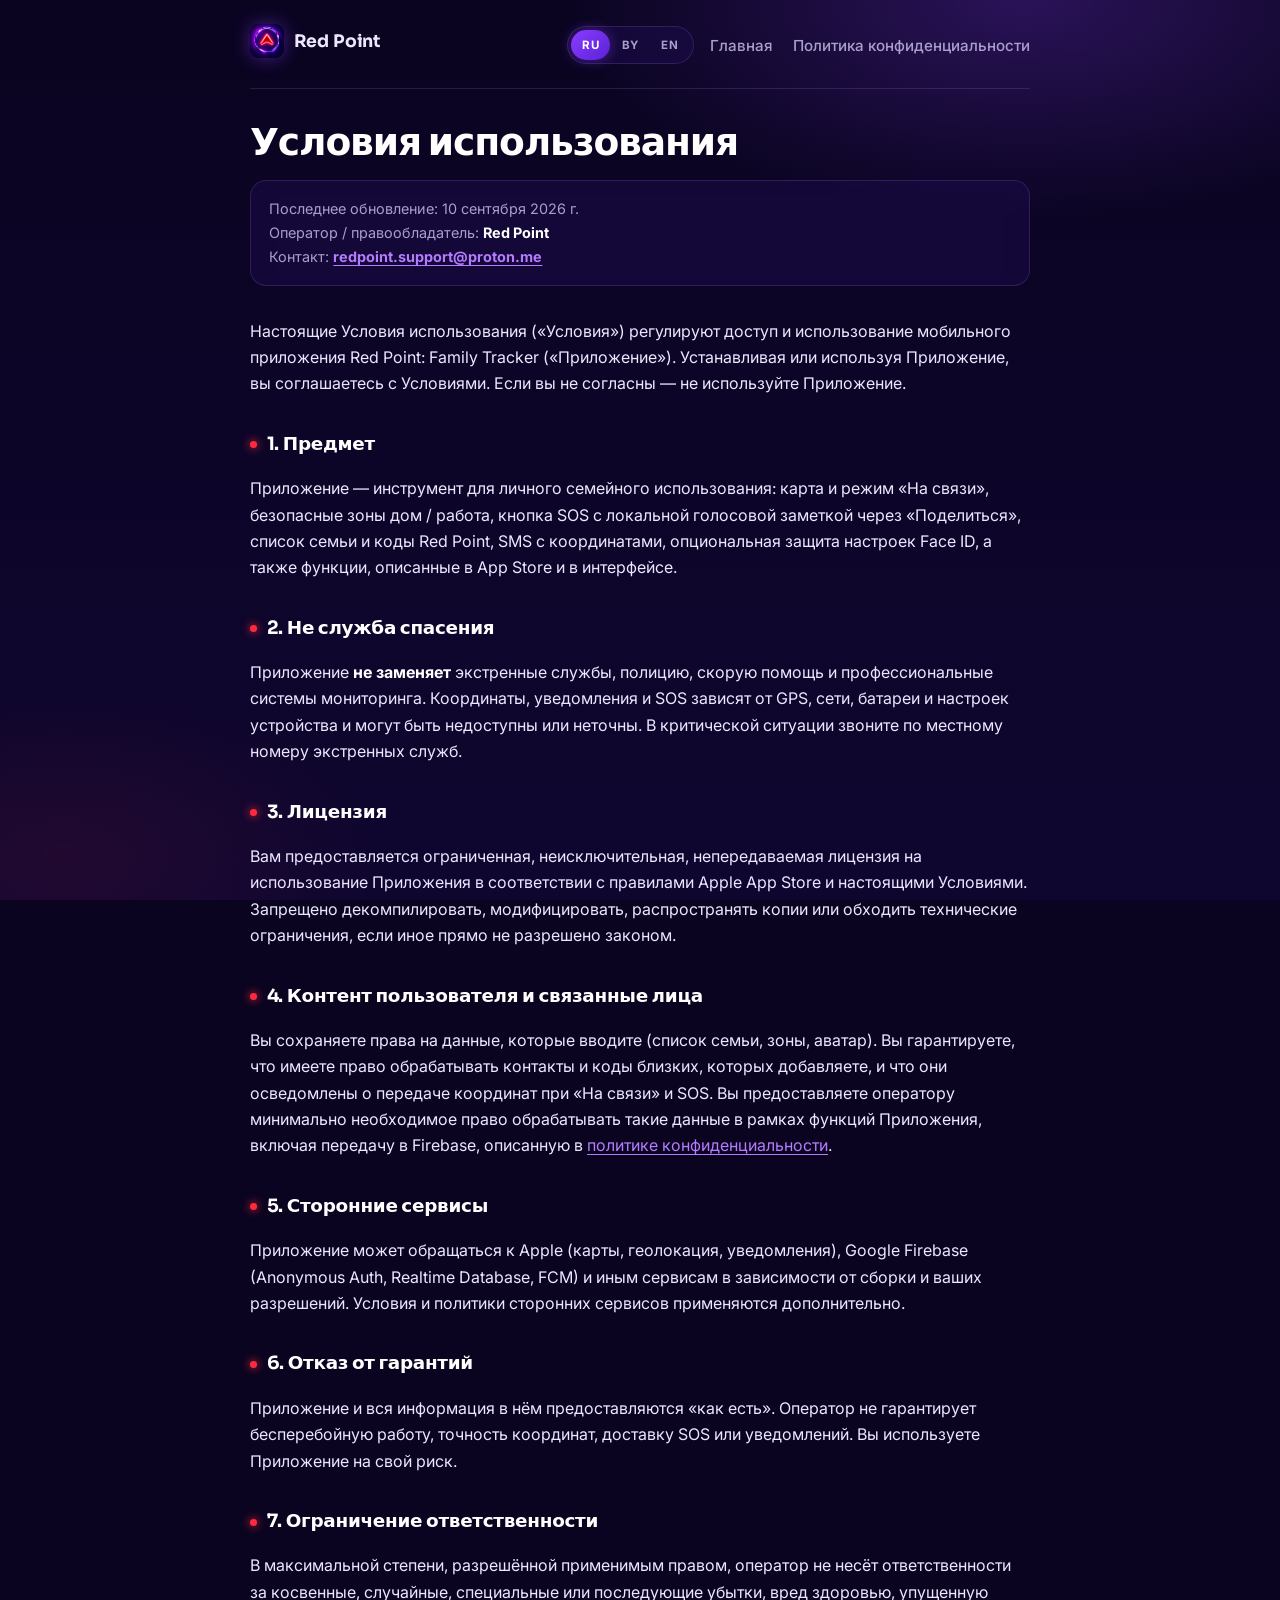
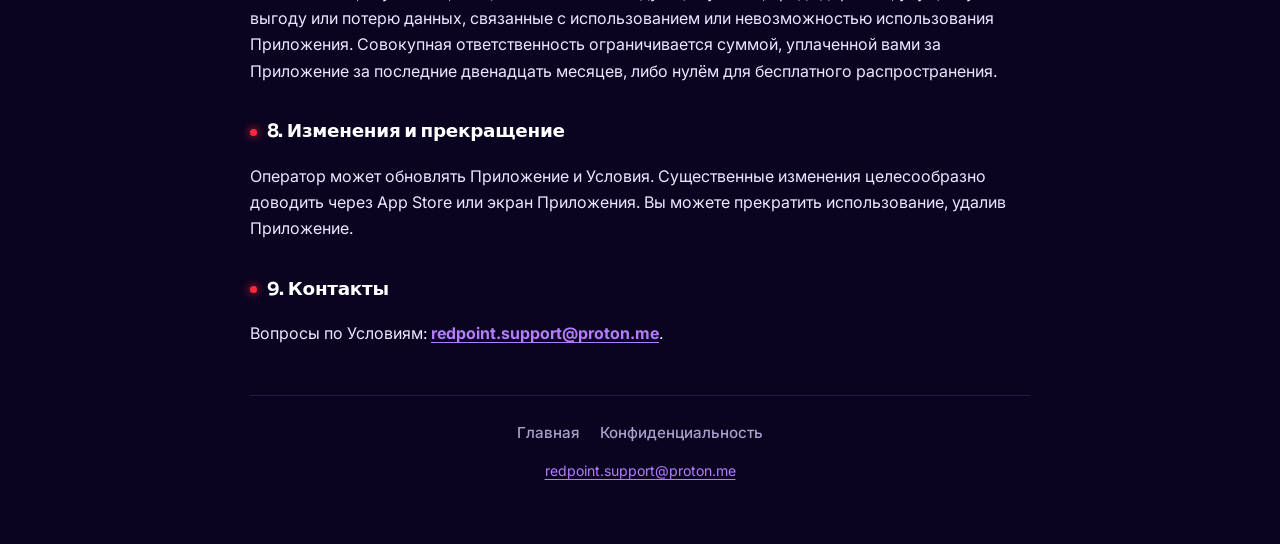
<file: terms.html>
<!DOCTYPE html>
<html
  lang="ru"
  data-title-ru="Условия использования — Red Point"
  data-title-be="Умовы выкарыстання — Red Point"
  data-title-en="Terms of Use — Red Point"
>
  <head>
    <meta charset="utf-8" />
    <meta name="viewport" content="width=device-width, initial-scale=1" />
    <meta name="theme-color" content="#0a0420" />
    <title>Условия использования — Red Point</title>
    <link rel="icon" type="image/png" href="assets/favicon.png" />
    <link rel="apple-touch-icon" href="assets/apple-touch-icon.png" />
    <link rel="stylesheet" href="styles.css" />
    <script src="lang.js" defer></script>
  </head>
  <body>
    <div class="wrap legal-page">
      <header class="site-header">
        <div class="logo">
          <a href="index.html"
            ><img src="assets/app-icon.png" width="32" height="32" alt="" />
            <span>Red Point</span></a
          >
        </div>
        <div class="header-tools">
          <div class="lang-switch" role="group" aria-label="Language">
            <button type="button" data-sp-lang-btn="ru" aria-pressed="true">RU</button>
            <button type="button" data-sp-lang-btn="be" aria-pressed="false">BY</button>
            <button type="button" data-sp-lang-btn="en" aria-pressed="false">EN</button>
          </div>
          <nav
            class="nav-inline"
            data-aria-ru="Навигация по сайту"
            data-aria-be="Навігацыя па сайце"
            data-aria-en="Site navigation"
            aria-label="Навигация по сайту"
          >
            <a href="index.html"
              ><span class="lang-ru">Главная</span><span class="lang-be" hidden>Галоўная</span
              ><span class="lang-en" hidden>Home</span></a
            >
            <a href="privacy.html"
              ><span class="lang-ru">Политика конфиденциальности</span
              ><span class="lang-be" hidden>Палітыка канфідэнцыйнасці</span
              ><span class="lang-en" hidden>Privacy Policy</span></a
            >
          </nav>
        </div>
      </header>

      <main>
        <div class="lang-ru">
          <h1>Условия использования</h1>
          <p class="meta">
            Последнее обновление: 10 сентября 2026 г.<br />
            Оператор / правообладатель: <strong>Red Point</strong><br />
            Контакт:
            <strong><a href="mailto:redpoint.support@proton.me">redpoint.support@proton.me</a></strong>
          </p>

          <p>
            Настоящие Условия использования («Условия») регулируют доступ и использование
            мобильного приложения Red Point: Family Tracker («Приложение»). Устанавливая или
            используя Приложение, вы соглашаетесь с Условиями. Если вы не согласны — не используйте
            Приложение.
          </p>

          <h2>1. Предмет</h2>
          <p>
            Приложение — инструмент для личного семейного использования: карта и режим «На связи»,
            безопасные зоны дом / работа, кнопка SOS с локальной голосовой заметкой через
            «Поделиться», список семьи и коды Red Point, SMS с координатами, опциональная защита
            настроек Face&nbsp;ID, а также функции, описанные в App Store и в интерфейсе.
          </p>

          <h2>2. Не служба спасения</h2>
          <p>
            Приложение <strong>не заменяет</strong> экстренные службы, полицию, скорую помощь и
            профессиональные системы мониторинга. Координаты, уведомления и SOS зависят от GPS,
            сети, батареи и настроек устройства и могут быть недоступны или неточны. В критической
            ситуации звоните по местному номеру экстренных служб.
          </p>

          <h2>3. Лицензия</h2>
          <p>
            Вам предоставляется ограниченная, неисключительная, непередаваемая лицензия на
            использование Приложения в соответствии с правилами Apple App Store и настоящими
            Условиями. Запрещено декомпилировать, модифицировать, распространять копии или обходить
            технические ограничения, если иное прямо не разрешено законом.
          </p>

          <h2>4. Контент пользователя и связанные лица</h2>
          <p>
            Вы сохраняете права на данные, которые вводите (список семьи, зоны, аватар). Вы
            гарантируете, что имеете право обрабатывать контакты и коды близких, которых добавляете,
            и что они осведомлены о передаче координат при «На связи» и SOS. Вы предоставляете
            оператору минимально необходимое право обрабатывать такие данные в рамках функций
            Приложения, включая передачу в Firebase, описанную в
            <a href="privacy.html">политике конфиденциальности</a>.
          </p>

          <h2>5. Сторонние сервисы</h2>
          <p>
            Приложение может обращаться к Apple (карты, геолокация, уведомления), Google Firebase
            (Anonymous Auth, Realtime Database, FCM) и иным сервисам в зависимости от сборки и
            ваших разрешений. Условия и политики сторонних сервисов применяются дополнительно.
          </p>

          <h2>6. Отказ от гарантий</h2>
          <p>
            Приложение и вся информация в нём предоставляются «как есть». Оператор не гарантирует
            бесперебойную работу, точность координат, доставку SOS или уведомлений. Вы используете
            Приложение на свой риск.
          </p>

          <h2>7. Ограничение ответственности</h2>
          <p>
            В максимальной степени, разрешённой применимым правом, оператор не несёт ответственности
            за косвенные, случайные, специальные или последующие убытки, вред здоровью, упущенную
            выгоду или потерю данных, связанные с использованием или невозможностью использования
            Приложения. Совокупная ответственность ограничивается суммой, уплаченной вами за
            Приложение за последние двенадцать месяцев, либо нулём для бесплатного распространения.
          </p>

          <h2>8. Изменения и прекращение</h2>
          <p>
            Оператор может обновлять Приложение и Условия. Существенные изменения целесообразно
            доводить через App Store или экран Приложения. Вы можете прекратить использование,
            удалив Приложение.
          </p>

          <h2>9. Контакты</h2>
          <p>
            Вопросы по Условиям:
            <strong><a href="mailto:redpoint.support@proton.me">redpoint.support@proton.me</a></strong>.
          </p>
        </div>

        <div class="lang-be" hidden>
          <h1>Умовы выкарыстання</h1>
          <p class="meta">
            Апошняе абнаўленне: 10 верасня 2026 г.<br />
            Аператар / праваўладальнік: <strong>Red Point</strong><br />
            Кантакт:
            <strong><a href="mailto:redpoint.support@proton.me">redpoint.support@proton.me</a></strong>
          </p>
          <p>
            Гэтыя Умовы выкарыстання («Умовы») рэгулююць доступ і выкарыстанне мабільнай праграмы
            Red Point: Family Tracker («Праграма»). Усталёўваючы або выкарыстоўваючы Праграму, вы
            згаджаецеся з Умовамі.
          </p>
          <h2>1. Прадмет</h2>
          <p>
            Праграма — інструмент для асабістага сямейнага выкарыстання: мапа і рэжым «На сувязі»,
            зоны дом / праца, кнопка SOS, спіс сям'і, SMS з каардынатамі, Face&nbsp;ID для наладаў і
            функцыі з App Store і інтэрфейсу.
          </p>
          <h2>2. Не служба ратавання</h2>
          <p>
            Праграма <strong>не замяняе</strong> экстраныя службы. Каардынаты і SOS залежаць ад GPS,
            сеткі і наладаў прылады. У крытычнай сітуацыі тэлефануйце па мясцовым нумары экстраных
            служб.
          </p>
          <h2>3. Ліцэнзія</h2>
          <p>
            Вам прадастаўляецца абмежаваная, неэксклюзіўная ліцэнзія ў адпаведнасці з правіламі
            Apple App Store і гэтымі Умовамі.
          </p>
          <h2>4. Кантэнт карыстальніка</h2>
          <p>
            Вы гарантуеце, што маеце права апрацоўваць кантакты і коды блізкіх, якіх дадаеце, і што
            яны ведаюць пра перадачу каардынат пры «На сувязі» і SOS. Гл.
            <a href="privacy.html">палітыку канфідэнцыйнасці</a>.
          </p>
          <h2>5. Староннія сэрвісы</h2>
          <p>Apple, Google Firebase і іншыя — у залежнасці ад зборкі і дазволаў.</p>
          <h2>6. Адмова ад гарантый</h2>
          <p>Праграма прадастаўляецца «як ёсць». Вы выкарыстоўваеце яе на свой рызыку.</p>
          <h2>7. Абмежаванне адказнасці</h2>
          <p>
            У максімальнай ступені, дазволенай правам, аператар не нясе адказнасці за ўскосныя
            страты, шкоду здароўю ці страту даных.
          </p>
          <h2>8. Змены і спыненне</h2>
          <p>Аператар можа абнаўляць Праграму і Умовы. Вы можаце спыніць выкарыстанне, выдаліўшы Праграму.</p>
          <h2>9. Кантакты</h2>
          <p>
            Пытанні:
            <strong><a href="mailto:redpoint.support@proton.me">redpoint.support@proton.me</a></strong>.
          </p>
        </div>

        <div class="lang-en" hidden>
          <h1>Terms of Use</h1>
          <p class="meta">
            Last updated: September 10, 2026<br />
            Operator / rights holder: <strong>Red Point</strong><br />
            Contact:
            <strong><a href="mailto:redpoint.support@proton.me">redpoint.support@proton.me</a></strong>
          </p>

          <p>
            These Terms of Use (“Terms”) govern access to and use of the Red Point: Family Tracker
            mobile application (the “App”). By installing or using the App, you agree to the Terms.
            If you do not agree, do not use the App.
          </p>

          <h2>1. Subject matter</h2>
          <p>
            The App is a tool for personal family use: map and On Air sharing, home / work safe
            zones, an SOS button with a local voice note via Share, family list and Red Point codes,
            SMS with coordinates, optional Face&nbsp;ID lock for Settings, and features described in
            the App Store listing and in the App.
          </p>

          <h2>2. Not an emergency service</h2>
          <p>
            The App <strong>does not replace</strong> emergency services, police, medical response,
            or professional monitoring systems. Coordinates, alerts, and SOS depend on GPS, network,
            battery, and device settings and may be unavailable or inaccurate. In a critical
            situation, call your local emergency number.
          </p>

          <h2>3. License</h2>
          <p>
            You receive a limited, non-exclusive, non-transferable license to use the App under
            Apple App Store rules and these Terms. You may not decompile, modify, distribute copies,
            or circumvent technical measures except where law expressly allows.
          </p>

          <h2>4. User content and linked people</h2>
          <p>
            You retain rights to data you enter. You represent that you may process contacts and
            codes of people you add and that they are aware of coordinate sharing during On Air and
            SOS. You grant the operator the minimum rights needed to process such data within App
            features, including Firebase transmission described in the
            <a href="privacy.html">Privacy Policy</a>.
          </p>

          <h2>5. Third-party services</h2>
          <p>
            The App may use Apple (Maps, location, notifications), Google Firebase (Anonymous Auth,
            Realtime Database, FCM), and other services depending on your build and permissions.
            Their terms and policies apply in addition.
          </p>

          <h2>6. Disclaimer of warranties</h2>
          <p>
            The App and all information in it are provided “as is.” The operator does not warrant
            uninterrupted operation, coordinate accuracy, or delivery of SOS or notifications. You
            use the App at your own risk.
          </p>

          <h2>7. Limitation of liability</h2>
          <p>
            To the fullest extent permitted by law, the operator is not liable for indirect,
            incidental, special, or consequential damages, health harm, lost profits, or loss of
            data arising from use or inability to use the App. Aggregate liability is limited to
            fees paid for the App in the prior twelve months, or zero for free distribution.
          </p>

          <h2>8. Changes and termination</h2>
          <p>
            The operator may update the App and Terms. Material changes should be communicated via
            the App Store or in-app notice. You may stop using the App by deleting it.
          </p>

          <h2>9. Contact</h2>
          <p>
            Questions about these Terms:
            <strong><a href="mailto:redpoint.support@proton.me">redpoint.support@proton.me</a></strong>.
          </p>
        </div>
      </main>

      <footer class="site-footer">
        <nav
          class="nav-inline"
          data-aria-ru="Нижняя навигация"
          data-aria-be="Ніжняя навігацыя"
          data-aria-en="Footer navigation"
          aria-label="Нижняя навигация"
        >
          <a href="index.html"
            ><span class="lang-ru">Главная</span><span class="lang-be" hidden>Галоўная</span
            ><span class="lang-en" hidden>Home</span></a
          >
          <a href="privacy.html"
            ><span class="lang-ru">Конфиденциальность</span
            ><span class="lang-be" hidden>Канфідэнцыяльнасць</span
            ><span class="lang-en" hidden>Privacy</span></a
          >
        </nav>
        <p><a href="mailto:redpoint.support@proton.me">redpoint.support@proton.me</a></p>
      </footer>
    </div>
  </body>
</html>
</file>
<file: index.css>
/* Red Point — neon on deep violet (palette taken from the app icon) */

@import url("https://fonts.googleapis.com/css2?family=Sora:wght@500;600;700;800&family=Inter:wght@400;500;600;700&display=swap");

.page-home {
  --bg: #0a0420;
  --bg-mid: #0f0630;
  --bg-deep: #150845;
  --ink: #f4f0ff;
  --muted: #a99fcb;
  --violet: #8a3dff;
  --violet-soft: #b57cff;
  --red: #ff2a3d;
  --red-deep: #d10f25;
  --line: rgba(181, 124, 255, 0.18);
  --surface: rgba(28, 12, 74, 0.55);
  --glow-violet: rgba(138, 61, 255, 0.45);
  --glow-red: rgba(255, 42, 61, 0.4);
  --display: "Sora", system-ui, sans-serif;
  --sans: "Inter", "Segoe UI", system-ui, sans-serif;
  margin: 0;
  min-height: 100vh;
  font-family: var(--sans);
  color: var(--ink);
  background: var(--bg);
  line-height: 1.6;
  overflow-x: hidden;
  color-scheme: dark;
}

.page-home *,
.page-home *::before,
.page-home *::after {
  box-sizing: border-box;
}

.page-home a {
  color: var(--violet-soft);
  text-decoration-thickness: 1px;
  text-underline-offset: 3px;
}

.page-home a:hover {
  color: #fff;
}

.page-home a.btn-store,
.page-home a.btn-store:hover {
  color: #fff;
  text-decoration: none;
}

[hidden] {
  display: none !important;
}

/* ---------- background ---------- */

.home-bg {
  position: fixed;
  inset: 0;
  z-index: 0;
  pointer-events: none;
  background:
    radial-gradient(ellipse 60% 45% at 78% 6%, rgba(138, 61, 255, 0.3) 0%, transparent 60%),
    radial-gradient(ellipse 45% 35% at 10% 70%, rgba(255, 42, 61, 0.12) 0%, transparent 60%),
    linear-gradient(180deg, var(--bg) 0%, var(--bg-mid) 50%, var(--bg-deep) 100%);
}

.home-bg::before {
  content: "";
  position: absolute;
  inset: 0;
  background-image:
    linear-gradient(rgba(181, 124, 255, 0.06) 1px, transparent 1px),
    linear-gradient(90deg, rgba(181, 124, 255, 0.06) 1px, transparent 1px);
  background-size: 56px 56px;
  -webkit-mask-image: radial-gradient(ellipse 80% 60% at 50% 20%, #000 0%, transparent 75%);
  mask-image: radial-gradient(ellipse 80% 60% at 50% 20%, #000 0%, transparent 75%);
}

.home-shell {
  position: relative;
  z-index: 1;
  max-width: 1120px;
  margin: 0 auto;
  padding: 0 1.25rem 4rem;
}

/* ---------- nav ---------- */

.home-nav {
  display: flex;
  align-items: center;
  justify-content: space-between;
  gap: 1rem;
  padding: 1.15rem 0;
  flex-wrap: wrap;
}

.home-logo a {
  display: inline-flex;
  align-items: center;
  gap: 0.7rem;
  text-decoration: none;
  color: var(--ink);
  font-family: var(--display);
  font-weight: 700;
  font-size: 1.15rem;
  letter-spacing: -0.01em;
}

.home-logo a:hover {
  color: var(--ink);
}

.home-logo img {
  width: 38px;
  height: 38px;
  border-radius: 10px;
  box-shadow: 0 0 22px var(--glow-violet);
}

.home-nav-end {
  display: flex;
  align-items: center;
  gap: 1.25rem;
  flex-wrap: wrap;
}

.home-nav-links {
  display: flex;
  gap: 1.35rem;
  font-size: 0.9rem;
  font-weight: 500;
}

.home-nav-links a {
  text-decoration: none;
  color: var(--muted);
}

.home-nav-links a:hover {
  color: #fff;
}

.lang-switch {
  display: inline-flex;
  background: var(--surface);
  border: 1px solid var(--line);
  border-radius: 999px;
  padding: 3px;
  backdrop-filter: blur(12px);
}

.lang-switch button {
  border: none;
  background: transparent;
  padding: 0.38rem 0.75rem;
  border-radius: 999px;
  font: inherit;
  font-size: 0.72rem;
  font-weight: 700;
  letter-spacing: 0.06em;
  cursor: pointer;
  color: var(--muted);
  transition: background 0.15s ease, color 0.15s ease;
}

.lang-switch button:hover {
  color: #fff;
}

.lang-switch button.lang-btn-active {
  background: linear-gradient(135deg, var(--violet), #5b21d6);
  color: #fff;
  box-shadow: 0 0 14px var(--glow-violet);
}

.lang-switch button:focus-visible {
  outline: 2px solid var(--violet-soft);
  outline-offset: 2px;
}

/* ---------- hero ---------- */

.home-hero {
  position: relative;
  min-height: min(86vh, 760px);
  padding: clamp(2rem, 6vw, 4rem) 0;
  display: grid;
  align-content: center;
  align-items: center;
  gap: 2rem;
  min-width: 0;
}

@media (min-width: 860px) {
  .home-hero {
    grid-template-columns: 1.1fr 0.9fr;
  }
}

.home-hero-stage {
  display: none;
}

.home-hero-copy {
  position: relative;
  z-index: 1;
  max-width: min(36rem, 100%);
  min-width: 0;
  animation: rise 0.9s ease-out both;
}

@keyframes rise {
  from {
    opacity: 0;
    transform: translateY(16px);
  }
  to {
    opacity: 1;
    transform: translateY(0);
  }
}

.home-brand {
  display: inline-flex;
  align-items: center;
  gap: 0.55rem;
  margin: 0 0 1.1rem;
  padding: 0.35rem 0.85rem;
  border: 1px solid rgba(255, 42, 61, 0.45);
  border-radius: 999px;
  background: rgba(255, 42, 61, 0.1);
  font-family: var(--display);
  font-weight: 600;
  font-size: 0.82rem;
  letter-spacing: 0.14em;
  text-transform: uppercase;
  color: #ff8a95;
}

.home-brand::before {
  content: "";
  width: 8px;
  height: 8px;
  border-radius: 50%;
  background: var(--red);
  box-shadow: 0 0 10px 2px var(--glow-red);
  animation: blink 2.4s ease-in-out infinite;
}

@keyframes blink {
  0%,
  100% {
    opacity: 1;
  }
  50% {
    opacity: 0.35;
  }
}

.home-hero h1 {
  margin: 0 0 1.1rem;
  font-family: var(--display);
  font-size: clamp(2.4rem, 6.4vw, 4.1rem);
  font-weight: 800;
  line-height: 1.04;
  letter-spacing: -0.035em;
  color: var(--ink);
  overflow-wrap: break-word;
  background: linear-gradient(120deg, #fff 30%, var(--violet-soft) 100%);
  -webkit-background-clip: text;
  background-clip: text;
  -webkit-text-fill-color: transparent;
}

.home-hero-lead {
  margin: 0 0 2rem;
  font-size: clamp(1rem, 2.2vw, 1.15rem);
  line-height: 1.65;
  color: var(--muted);
  max-width: 34em;
  overflow-wrap: break-word;
}

.home-cta {
  display: flex;
  flex-wrap: wrap;
  gap: 1rem 1.4rem;
  align-items: center;
}

.btn-store {
  display: inline-flex;
  align-items: center;
  justify-content: center;
  padding: 0.95rem 1.7rem;
  background: linear-gradient(135deg, var(--red) 0%, var(--red-deep) 100%);
  color: #fff !important;
  font-weight: 700;
  font-size: 0.95rem;
  text-decoration: none !important;
  border-radius: 999px;
  box-shadow: 0 0 0 1px rgba(255, 255, 255, 0.12) inset, 0 10px 34px var(--glow-red);
  transition: transform 0.18s ease, box-shadow 0.18s ease;
}

.btn-store:hover {
  transform: translateY(-2px);
  box-shadow: 0 0 0 1px rgba(255, 255, 255, 0.2) inset, 0 14px 44px rgba(255, 42, 61, 0.6);
}

.btn-store:focus-visible,
.home-hero .btn-text:focus-visible {
  outline: 2px solid #fff;
  outline-offset: 3px;
}

.home-hero .btn-text {
  font-size: 0.92rem;
  font-weight: 600;
  color: var(--ink);
  text-decoration: none;
  border-bottom: 1px solid rgba(181, 124, 255, 0.5);
  padding-bottom: 1px;
}

.home-hero .btn-text:hover {
  color: var(--violet-soft);
  border-bottom-color: var(--violet-soft);
}

.home-hero-visual {
  position: relative;
  z-index: 1;
  display: flex;
  justify-content: center;
  align-items: center;
  min-height: 260px;
  animation: rise 1.1s ease-out 0.12s both;
}

.home-hero-glow {
  position: absolute;
  width: min(460px, 90vw);
  height: min(460px, 90vw);
  border-radius: 50%;
  background: radial-gradient(
    circle,
    rgba(138, 61, 255, 0.55) 0%,
    rgba(255, 42, 61, 0.14) 45%,
    transparent 70%
  );
  filter: blur(18px);
  animation: pulse 6s ease-in-out infinite;
}

@keyframes pulse {
  0%,
  100% {
    opacity: 0.7;
    transform: scale(0.95);
  }
  50% {
    opacity: 1;
    transform: scale(1.05);
  }
}

.home-app-icon {
  position: relative;
  z-index: 1;
  width: min(340px, 68vw);
  height: auto;
  border-radius: 24%;
  box-shadow:
    0 30px 80px rgba(60, 10, 160, 0.6),
    0 0 0 1px rgba(181, 124, 255, 0.3);
  animation: float 7s ease-in-out infinite;
}

@keyframes float {
  0%,
  100% {
    transform: translateY(0);
  }
  50% {
    transform: translateY(-10px);
  }
}

@media (max-width: 859px) {
  .home-hero {
    min-height: auto;
    padding-top: 1.5rem;
  }

  .home-hero-visual {
    order: -1;
    min-height: 200px;
  }

  .home-app-icon {
    width: min(200px, 50vw);
  }
}

/* ---------- features ---------- */

.home-section {
  margin-top: clamp(3rem, 8vw, 5rem);
}

.home-section-head {
  max-width: 40rem;
  margin-bottom: 2rem;
}

.home-section-kicker {
  margin: 0 0 0.6rem;
  font-size: 0.78rem;
  font-weight: 700;
  letter-spacing: 0.18em;
  text-transform: uppercase;
  color: var(--red);
}

.home-section-title {
  margin: 0 0 0.75rem;
  font-family: var(--display);
  font-size: clamp(1.7rem, 3.8vw, 2.5rem);
  font-weight: 700;
  line-height: 1.15;
  letter-spacing: -0.03em;
  max-width: 22ch;
}

.home-section-lead {
  margin: 0;
  font-size: 1.05rem;
  line-height: 1.65;
  color: var(--muted);
  max-width: 38em;
}

.home-features {
  list-style: none;
  margin: 0;
  padding: 0;
  display: grid;
  grid-template-columns: 1fr;
  gap: 1rem;
}

@media (min-width: 640px) {
  .home-features {
    grid-template-columns: repeat(2, 1fr);
  }
}

@media (min-width: 960px) {
  .home-features {
    grid-template-columns: repeat(3, 1fr);
    gap: 1.25rem;
  }
}

.home-feature {
  margin: 0;
  padding: 1.5rem 1.4rem 1.6rem;
  background: linear-gradient(160deg, rgba(40, 18, 105, 0.6), rgba(18, 7, 52, 0.7));
  border: 1px solid var(--line);
  border-radius: 20px;
  transition: transform 0.2s ease, box-shadow 0.2s ease, border-color 0.2s ease;
}

.home-feature:hover {
  transform: translateY(-4px);
  border-color: rgba(181, 124, 255, 0.5);
  box-shadow: 0 16px 40px rgba(90, 30, 220, 0.3);
}

.home-feature-icon {
  display: flex;
  align-items: center;
  justify-content: center;
  width: 2.8rem;
  height: 2.8rem;
  margin-bottom: 1.1rem;
  border-radius: 14px;
  background: rgba(138, 61, 255, 0.18);
  border: 1px solid rgba(181, 124, 255, 0.3);
  color: var(--violet-soft);
}

.home-feature-icon svg {
  width: 1.4rem;
  height: 1.4rem;
  stroke: currentColor;
  fill: none;
  stroke-width: 1.8;
  stroke-linecap: round;
  stroke-linejoin: round;
}

.home-feature.home-feature-sos {
  border-color: rgba(255, 42, 61, 0.4);
  background: linear-gradient(160deg, rgba(110, 14, 40, 0.5), rgba(30, 7, 40, 0.75));
}

.home-feature.home-feature-sos:hover {
  border-color: rgba(255, 42, 61, 0.75);
  box-shadow: 0 16px 40px rgba(255, 42, 61, 0.25);
}

.home-feature.home-feature-sos .home-feature-icon {
  background: rgba(255, 42, 61, 0.16);
  border-color: rgba(255, 42, 61, 0.5);
  color: #ff5b6b;
}

.home-feature h3 {
  margin: 0 0 0.5rem;
  font-family: var(--display);
  font-size: 1.1rem;
  font-weight: 700;
  letter-spacing: -0.015em;
  color: var(--ink);
}

.home-feature p {
  margin: 0;
  font-size: 0.95rem;
  line-height: 1.6;
  color: var(--muted);
}

/* ---------- data + disclaimer + footer ---------- */

.home-data {
  margin-top: clamp(2.5rem, 6vw, 4rem);
  padding: clamp(1.5rem, 4vw, 2.25rem);
  border: 1px solid var(--line);
  border-radius: 20px;
  background: var(--surface);
}

.home-data h2 {
  margin: 0 0 0.85rem;
  font-family: var(--display);
  font-size: clamp(1.25rem, 2.8vw, 1.55rem);
  font-weight: 700;
}

.home-data p {
  margin: 0;
  max-width: 46em;
  color: var(--muted);
  font-size: 1rem;
}

.home-disclaimer {
  margin: 2rem 0 0;
  padding: 1.1rem 1.2rem;
  border-left: 3px solid var(--red);
  border-radius: 0 12px 12px 0;
  background: linear-gradient(90deg, rgba(255, 42, 61, 0.14), transparent);
  font-size: 0.92rem;
  color: var(--muted);
  max-width: 48em;
}

.home-footer {
  margin-top: 3rem;
  padding: 2rem 0 0;
  border-top: 1px solid var(--line);
  display: flex;
  flex-wrap: wrap;
  justify-content: space-between;
  align-items: center;
  gap: 1rem;
  font-size: 0.85rem;
  color: var(--muted);
}

.home-footer p {
  margin: 0;
}

.home-footer nav {
  display: flex;
  gap: 1.5rem;
  flex-wrap: wrap;
}

.home-footer nav a {
  text-decoration: none;
  color: var(--muted);
  font-weight: 500;
}

.home-footer nav a:hover {
  color: #fff;
}

@media (max-width: 600px) {
  .home-nav-links {
    display: none;
  }
}

@media (prefers-reduced-motion: reduce) {
  .home-brand::before,
  .home-hero-glow,
  .home-app-icon,
  .home-hero-copy,
  .home-hero-visual {
    animation: none !important;
  }
}
</file>
<file: styles.css>
/* Red Point — legal pages (same neon-violet system as home) */

@import url("https://fonts.googleapis.com/css2?family=Sora:wght@500;600;700;800&family=Inter:wght@400;500;600;700&display=swap");

:root {
  --bg: #0a0420;
  --bg-mid: #0f0630;
  --bg-panel: rgba(28, 12, 74, 0.55);
  --text: #ece7ff;
  --text-muted: #a99fcb;
  --violet: #8a3dff;
  --violet-soft: #b57cff;
  --red: #ff2a3d;
  --border: rgba(181, 124, 255, 0.18);
  --radius: 16px;
  --font: "Inter", "Segoe UI", system-ui, sans-serif;
  --display: "Sora", system-ui, sans-serif;
  color-scheme: dark;
}

*,
*::before,
*::after {
  box-sizing: border-box;
}

[hidden] {
  display: none !important;
}

html {
  scroll-behavior: smooth;
}

body {
  margin: 0;
  font-family: var(--font);
  color: var(--text);
  background:
    radial-gradient(ellipse 60% 40% at 80% 0%, rgba(138, 61, 255, 0.25) 0%, transparent 60%),
    radial-gradient(ellipse 45% 35% at 5% 95%, rgba(255, 42, 61, 0.08) 0%, transparent 55%),
    linear-gradient(180deg, var(--bg) 0%, var(--bg-mid) 100%);
  background-attachment: fixed;
  background-color: var(--bg);
  min-height: 100vh;
  line-height: 1.65;
}

a {
  color: var(--violet-soft);
  text-decoration-thickness: 1px;
  text-underline-offset: 3px;
}

a:hover {
  color: #fff;
}

.wrap {
  max-width: 820px;
  margin: 0 auto;
  padding: 1.5rem 1.25rem 3rem;
}

.site-header {
  display: flex;
  align-items: center;
  justify-content: space-between;
  gap: 1rem;
  flex-wrap: wrap;
  padding-bottom: 1.35rem;
  border-bottom: 1px solid var(--border);
  margin-bottom: 2rem;
}

.header-tools {
  display: flex;
  flex-wrap: wrap;
  align-items: center;
  gap: 1rem;
}

.lang-switch {
  display: inline-flex;
  border: 1px solid var(--border);
  border-radius: 999px;
  padding: 3px;
  background: var(--bg-panel);
  backdrop-filter: blur(12px);
  flex-shrink: 0;
}

.lang-switch button {
  border: none;
  background: transparent;
  padding: 0.35rem 0.7rem;
  border-radius: 999px;
  font: inherit;
  font-size: 0.72rem;
  font-weight: 700;
  letter-spacing: 0.06em;
  cursor: pointer;
  color: var(--text-muted);
}

.lang-switch button:hover {
  color: #fff;
}

.lang-switch button.lang-btn-active {
  background: linear-gradient(135deg, var(--violet), #5b21d6);
  color: #fff;
  box-shadow: 0 0 14px rgba(138, 61, 255, 0.45);
}

.lang-switch button:focus-visible {
  outline: 2px solid var(--violet-soft);
  outline-offset: 2px;
}

.logo {
  font-family: var(--display);
  font-weight: 700;
  font-size: 1.08rem;
  letter-spacing: -0.01em;
  color: var(--text);
}

.logo a,
.logo a:hover {
  display: inline-flex;
  align-items: center;
  gap: 0.6rem;
  text-decoration: none;
  color: inherit;
}

.logo img {
  width: 34px;
  height: 34px;
  border-radius: 9px;
  box-shadow: 0 0 18px rgba(138, 61, 255, 0.45);
}

.nav-inline {
  display: flex;
  gap: 1.25rem;
  flex-wrap: wrap;
  font-size: 0.95rem;
}

.nav-inline a {
  text-decoration: none;
  color: var(--text-muted);
  font-weight: 500;
}

.nav-inline a:hover {
  color: #fff;
}

.legal-page h1 {
  font-family: var(--display);
  font-size: clamp(1.7rem, 4vw, 2.35rem);
  font-weight: 800;
  line-height: 1.15;
  letter-spacing: -0.03em;
  margin: 0 0 1rem;
  color: #fff;
}

.legal-page h2 {
  font-family: var(--display);
  font-size: 1.15rem;
  font-weight: 700;
  margin-top: 2rem;
  margin-bottom: 0.6rem;
  color: #fff;
  letter-spacing: -0.015em;
}

.legal-page h2::before {
  content: "";
  display: inline-block;
  width: 7px;
  height: 7px;
  margin-right: 0.6rem;
  border-radius: 50%;
  background: var(--red);
  box-shadow: 0 0 8px 1px rgba(255, 42, 61, 0.7);
  vertical-align: middle;
}

.legal-page p,
.legal-page li {
  color: var(--text);
}

.legal-page strong {
  color: #fff;
}

.legal-page ul {
  padding-left: 1.25rem;
}

.legal-page li + li {
  margin-top: 0.35rem;
}

.legal-page li::marker {
  color: var(--violet-soft);
}

.legal-page .meta {
  font-size: 0.9rem;
  color: var(--text-muted);
  margin-bottom: 2rem;
  padding: 1rem 1.15rem;
  border: 1px solid var(--border);
  border-radius: var(--radius);
  background: var(--bg-panel);
  backdrop-filter: blur(10px);
}

.legal-page code {
  font-size: 0.88em;
  padding: 0.1em 0.4em;
  border-radius: 5px;
  background: rgba(138, 61, 255, 0.2);
  color: #d9c2ff;
}

.site-footer {
  margin-top: 3rem;
  padding-top: 1.5rem;
  border-top: 1px solid var(--border);
  font-size: 0.88rem;
  color: var(--text-muted);
  text-align: center;
}

.site-footer .nav-inline {
  justify-content: center;
  margin-bottom: 0.75rem;
}

@media (max-width: 520px) {
  .site-header {
    flex-direction: column;
    align-items: flex-start;
  }
}
</file>
